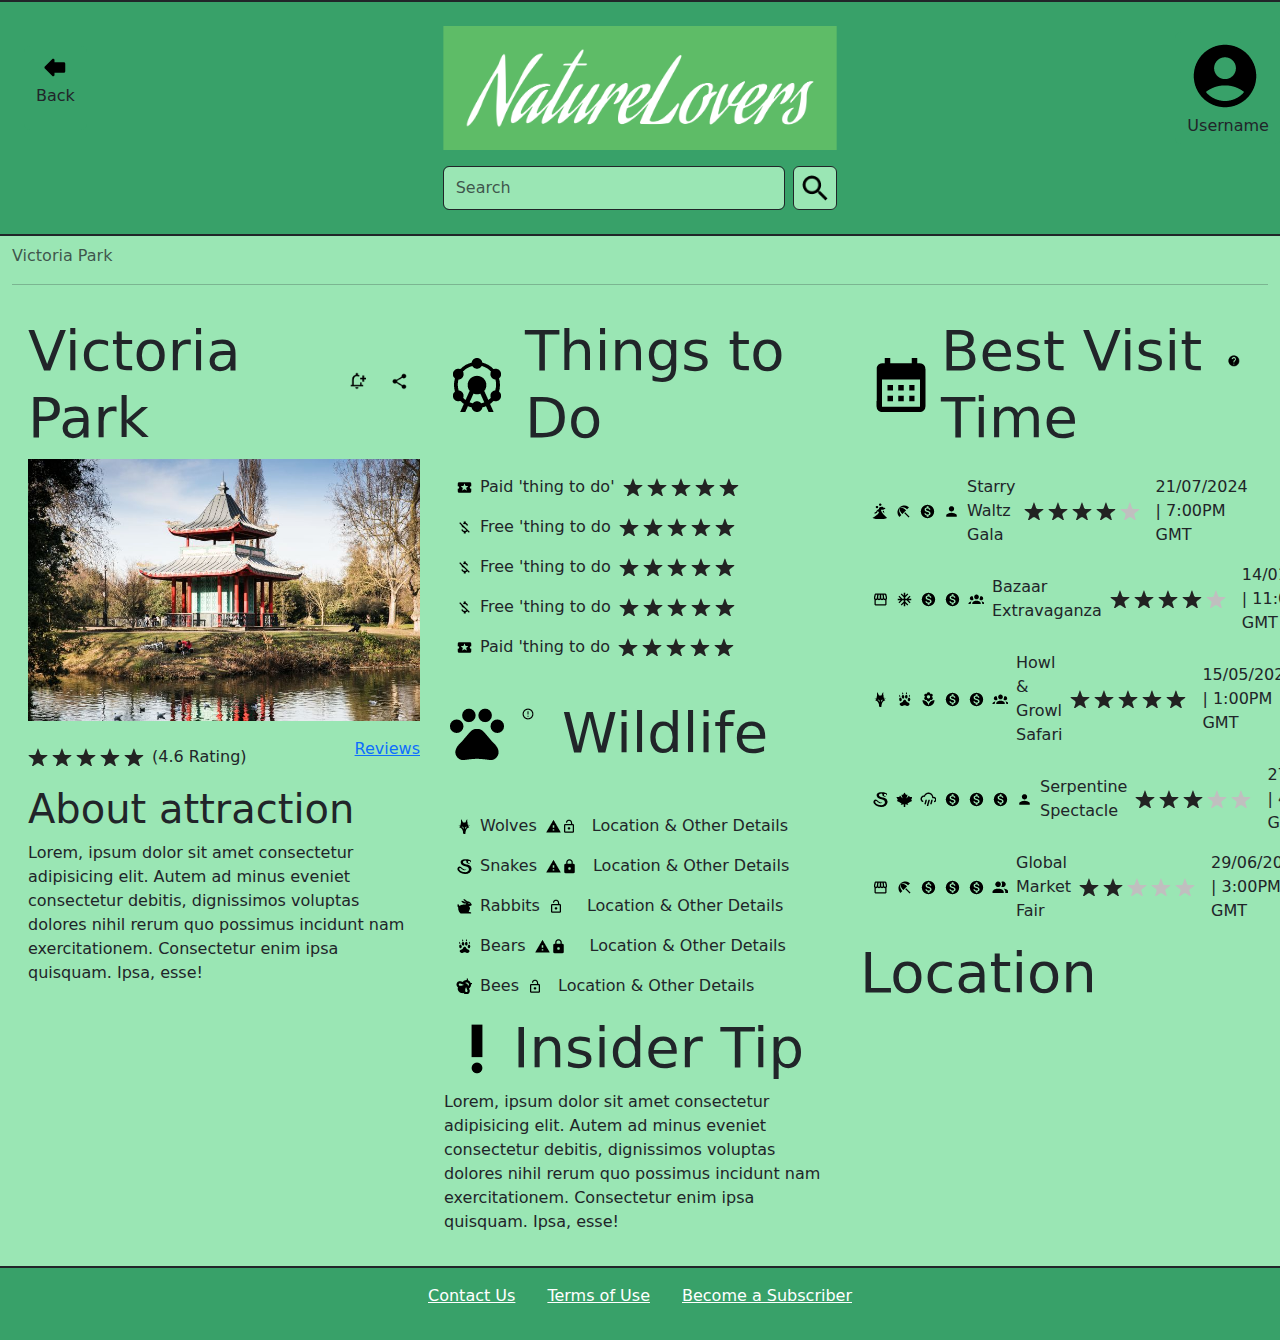
<file: index.html>
<!DOCTYPE html>
<html lang="en">
<head>
    <meta charset="UTF-8">
    <meta name="viewport" content="width=device-width, initial-scale=1.0">
    <link href="https://cdn.jsdelivr.net/npm/bootstrap@5.3.3/dist/css/bootstrap.min.css" rel="stylesheet" integrity="sha384-QWTKZyjpPEjISv5WaRU9OFeRpok6YctnYmDr5pNlyT2bRjXh0JMhjY6hW+ALEwIH" crossorigin="anonymous">
    <link href="css/styles.css" rel="stylesheet">
    <title>NatureLovers - Guide to London</title>
</head>
<body>

<!-- Banner -->
<div id="banner" class="green2 container-fluid p-4 border-left border-top border-bottom border-right border-2 border-dark position-relative">
    <div class="row align-items-center justify-content-between">
        <!-- Back button -->
        <div class="col-lg-1">
            <button id="backBtn" class="btn green2" onclick="showErrorNotification('You\'re back where you started!')">
                <img id="backImg" src="images/back.png" alt="Back" class="img-fluid">
                <p class="">Back</p>
            </button>
        </div>
        <!-- Logo -->
        <div class="col-lg-4">
            <img id="logo" src="images/logo.png" class="img-fluid" alt="Logo">
        </div>
        <!-- Profile button -->
        <div class="col-lg-1 text-end">
            <div class="dropdown">
                <button class="btn green2" type="button" id="userProfileBtn" data-bs-toggle="dropdown" aria-expanded="false">
                    <img id="userProfile" src="images/profile.png" alt="Profile" class="img-fluid me-2">
                    <span class="align-middle">Username</span>
                </button>
                <ul class="dropdown-menu green5" aria-labelledby="userProfileBtn">
                    <li><a class="dropdown-item" href="#" onclick="showSorryNotification();"><img src="images/contrastToggle.png" class="me-2" alt="Contrast Toggle">Contrast Mode</a></li>
                    <li><a class="dropdown-item" href="./pages/userprofile.html"><img src="images/settingsCog.png" class="me-2" alt="Settings">Settings</a></li>
                    <li><a class="dropdown-item" href="#" onclick="showSorryNotification();"><img src="images/Logout.png" class="me-2" alt="Sign Out">Sign Out</a></li>
                    <li><a class="dropdown-item" href="#" onclick="showErrorNotification('You\'re back where you started!')"><img src="images/back.png" class="" alt="Go Back">Go Back</a></li>
                </ul>
            </div>
        </div>
    </div>
    <!-- Search bar and button -->
    <div class="row justify-content-center mt-3">
        <div class="col-lg-4">
            <div class="d-flex">
                <input type="text" class="form-control border-dark green5" style="width: 100%;" placeholder="Search">
                <button class="btn green5 border-dark ms-2 p-1" type="button" onclick="showSorryNotification()">
                    <img id="searchButton" src="images/magnifying glass.png" alt="Search" class="img-fluid">
                </button>
            </div>
        </div>
    </div>
</div>

<!-- Main Body -->
<div id="mainBody" class="green5 container-fluid pt-2 border-left border-right border-bottom border-2 border-dark position-relative d-flex flex-column flex-fill flex-grow-1">
        <!-- Breadcrumb -->
        <nav aria-label="breadcrumb">
            <ol class="breadcrumb green5 mb-0">
                <li class="breadcrumb-item active" aria-current="page">Victoria Park</li>
            </ol>
        </nav>
        <hr>
        <div class="m-3 green5"> <!-- This div is necessary to indent the main body's contents -->
            <div class="row">
                <!-- Section 1 -->
                <div id="section-1" class="col-lg-4">
                    <h2 class="display-4 d-flex align-items-center">
                        Victoria Park
                        <div class="ms-auto mb-2">
                            <div class="d-flex justify-content-end">
                                <button id="notifyBtn" class="btn" onclick="showSorryNotification()">
                                    <img id="notifyImg" src="images/notifybtn.png" alt="Notify Button" class="img-fluid">
                                </button>
                                <button id="shareBtn" class="btn" onclick="showSorryNotification()">
                                    <img id="shareImg" src="images/sharebtn.png" alt="Share Button" class="img-fluid">
                                </button>
                            </div>
                        </div>
                    </h2>
                    <div id="attractionImageContainer" class="row align-items-center">
                        <div class="col-lg-12">
                            <img id="attractionImage" src="images/attraction.jpg" class="img-fluid" alt="Victoria Park Image">
                            <div id="imageNotFound" class="" style="display: none;">Image Not Found</div>
                        </div>
                        <div class="col-lg-12 mt-3">
                            <div class="d-flex align-items-center">
                                <img src="images/5 stars.png" alt="Star Rating" class="me-2 img-fluid">
                                <span class="me-2">(4.6 Rating)</span>
                                <div class="ms-auto">
                                    <p id="reviews" class="text-primary" onclick="showSorryNotification()">Reviews</p>
                                </div>
                            </div>
                        </div>
                    </div>
                    <h2 class="display-6 mt-2">About attraction</h2>
                    <p class="">Lorem, ipsum dolor sit amet consectetur adipisicing elit. Autem ad minus eveniet consectetur debitis, dignissimos voluptas dolores nihil rerum quo possimus incidunt nam exercitationem. Consectetur enim ipsa quisquam. Ipsa, esse!</p>
                </div>
                <!-- Section 2 -->
                <div id="section-2" class="col-lg-4">
                    <h2 class="display-4 d-flex align-items-center">
                        <img id="thingsToDo" class="pe-3" src="images/Things to do in attraction.png" alt="Things to do image" class="img-fluid">
                        Things to Do
                    </h2>

                    <!-- Things to do Section -->

                    <div id="thingsToDoContainer" class="row align-items-center">
                        <div class="col-lg-12 mt-3 px-4">
                            <div class="d-flex align-items-center">
                                <img src="images/paid.png" alt="Paid attraction" class="me-2 img-fluid">
                                <span class="me-2">Paid 'thing to do'</span>
                                <img src="images/5 stars.png" alt="Star Rating" class="me-2 img-fluid">
                            </div>
                        </div>
                    
                        <div class="col-lg-12 mt-3 px-4">
                            <div class="d-flex align-items-center">
                                <img src="images/free.png" alt="Free attraction" class="me-2 img-fluid">
                                <span class="me-2">Free 'thing to do</span>
                                <img src="images/5 stars.png" alt="Star Rating" class="me-2 img-fluid">
                            </div>
                        </div>
                    
                        <div class="col-lg-12 mt-3 px-4">
                            <div class="d-flex align-items-center">
                                <img src="images/free.png" alt="Free attraction" class="me-2 img-fluid">
                                <span class="me-2">Free 'thing to do</span>
                                <img src="images/5 stars.png" alt="Star Rating" class="me-2 img-fluid">
                            </div>
                        </div>
                    
                        <div class="col-lg-12 mt-3 px-4">
                            <div class="d-flex align-items-center">
                                <img src="images/free.png" alt="Free attraction" class="me-2 img-fluid">
                                <span class="me-2">Free 'thing to do</span>
                                <img src="images/5 stars.png" alt="Star Rating" class="me-2 img-fluid">
                            </div>
                        </div>
                    
                        <div class="col-lg-12 mt-3 px-4">
                            <div class="d-flex align-items-center">
                                <img src="images/paid.png" alt="Paid attraction" class="me-2 img-fluid">
                                <span class="me-2">Paid 'thing to do</span>
                                <img src="images/5 stars.png" alt="Star Rating" class="me-2 img-fluid">
                            </div>
                        </div>
                    </div>

                    <!-- Wildlife Section -->
                    
                    <h2 class="display-4 d-flex align-items-center mt-3">
                        <img id="wildlifeIcon" class="" src="images/wildlife.png" alt="Wildlife image">
                        <div id="wildlifeMoreInfo" class="mb-5 px-0 pe-2 me-2">
                            <button id="wildlifeInfoBtn" class="btn" data-bs-toggle="tooltip" data-bs-placement="top" title="Click to learn more" onclick="redirectToLearnMore()">
                                <img src="images/alert.png" alt="Wildlife Icon Info" class="img-fluid">
                            </button>
                        </div>                        
                        Wildlife
                    </h2>
                    <div id="wildlife" class="row align-items-center">
                        <div class="col-lg-12 mt-3 px-4">
                            <div class="d-flex align-items-center">
                                <img src="images/wolf.png" alt="Wolf" class="me-2 img-fluid">
                                <span class="me-2">Wolves</span>
                                <img src="images/danger.png" alt="Dangerous" class="img-fluid">
                                <img src="images/unlocked.png" alt="Free to Roam" class="img-fluid">
                                <span class="px-3">Location & Other Details</span>
                            </div>
                        </div>
                    
                        <div class="col-lg-12 mt-3 px-4">
                            <div class="d-flex align-items-center">
                                <img src="images/snake.png" alt="Snake" class="me-2 img-fluid">
                                <span class="me-2">Snakes</span>
                                <img src="images/danger.png" alt="Dangerous" class="img-fluid">
                                <img src="images/locked.png" alt="Caged" class="img-fluid">
                                <span class="px-3">Location & Other Details</span>
                            </div>
                        </div>
                    
                        <div class="col-lg-12 mt-3 px-4">
                            <div class="d-flex align-items-center">
                                <img src="images/rabbit.png" alt="Rabbit" class="me-2 img-fluid">
                                <span class="me-2">Rabbits</span>
                                <img src="images/unlocked.png" alt="Free to Roam" class="img-fluid">
                                <span class="px-4">Location & Other Details</span>
                            </div>
                        </div>
                    
                        <div class="col-lg-12 mt-3 px-4">
                            <div class="d-flex align-items-center">
                                <img src="images/bear.png" alt="Bear" class="me-2 img-fluid">
                                <span class="me-2">Bears</span>
                                <img src="images/danger.png" alt="Dangerous" class="img-fluid">
                                <img src="images/locked.png" alt="Caged" class="img-fluid">
                                <span class="px-4">Location & Other Details</span>
                            </div>
                        </div>
                    
                        <div class="col-lg-12 mt-3 px-4">
                            <div class="d-flex align-items-center">
                                <img src="images/bee.png" alt="Bee" class="me-2 img-fluid">
                                <span class="me-2">Bees</span>
                                <img src="images/unlocked.png" alt="Free to Roam" class="img-fluid">
                                <span class="px-3">Location & Other Details</span>
                            </div>
                        </div>
                    </div>
                    <!-- Insider Tip Section -->

                    <h2 class="display-4 d-flex align-items-center mt-3">
                        <img id="insiderTip" class="me-1" src="images/insidertip.png" alt="Insider Tip image">
                        Insider Tip
                    </h2>
                    <p class="">Lorem, ipsum dolor sit amet consectetur adipisicing elit. Autem ad minus eveniet consectetur debitis, dignissimos voluptas dolores nihil rerum quo possimus incidunt nam exercitationem. Consectetur enim ipsa quisquam. Ipsa, esse!</p>

                </div>
                <!-- Section 3 -->
                <div id="section-3" class="col-lg-4 d-flex flex-column flex-fill">
                    <h2 class="display-4 d-flex align-items-center">
                        <img id="calendaricon" class="px-2" src="images/calendar.png" alt="Calendar image">
                         Best Visit Time
                         <button id="timesToVisitInfo" class="btn mb-5" data-bs-toggle="tooltip" data-bs-placement="top" title="Click to learn more" onclick="redirectToLearnMore()">
                            <img src="images/questionmark.png" alt="Recommended times to visit info" class="img-fluid">
                        </button>                   </h2>
                    <div id="bestTimeToVisit" class="row align-items-center">
                        <div class="col-lg-12 mt-3 px-4">
                            <div class="d-flex align-items-center">
                                <img src="images/ballroom.png" alt="ballroom" class="me-2 img-fluid">
                                <img src="images/summer.png" alt="summer" class="me-2 img-fluid">
                                <img src="images/money.png" alt="money" class="me-2 img-fluid">
                                <img src="images/low crowd density.png" alt="low crowd density" class="me-2 img-fluid">
                                <span class="me-2">Starry Waltz Gala</span>
                                <img src="images/5 stars.png" alt="Star rating" class="img-fluid">
                                <span class="px-3">21/07/2024 | 7:00PM GMT</span>
                            </div>
                        </div>
                    
                        <div class="col-lg-12 mt-3 px-4">
                            <div class="d-flex align-items-center">
                                <img src="images/market.png" alt="market" class="me-2 img-fluid">
                                <img src="images/winter.png" alt="winter" class="me-2 img-fluid">
                                <img src="images/money.png" alt="money" class="me-2 img-fluid">
                                <img src="images/money.png" alt="money" class="me-2 img-fluid">
                                <img src="images/high crowd density.png" alt="high crowd density" class="me-2 img-fluid">
                                <span class="me-2">Bazaar Extravaganza</span>
                                <img src="images/5 stars.png" alt="Star rating" class="img-fluid">
                                <span class="px-3">14/01/2025 | 11:00 AM GMT</span>
                            </div>
                        </div>
                    
                        <div class="col-lg-12 mt-3 px-4">
                            <div class="d-flex align-items-center">
                                <img src="images/wolf.png" alt="wolf" class="me-2 img-fluid">
                                <img src="images/bear.png" alt="bear" class="me-2 img-fluid">
                                <img src="images/spring.png" alt="spring" class="me-2 img-fluid">
                                <img src="images/money.png" alt="money" class="me-2 img-fluid">
                                <img src="images/money.png" alt="money" class="me-2 img-fluid">
                                <img src="images/high crowd density.png" alt="high crowd density" class="me-2 img-fluid">
                                <span class="me-2">Howl & Growl Safari</span>
                                <img src="images/5 stars.png" alt="Star rating" class="img-fluid">
                                <span class="px-3">15/05/2024 | 1:00PM GMT</span>
                            </div>
                        </div>
                    
                        <div class="col-lg-12 mt-3 px-4">
                            <div class="d-flex align-items-center">
                                <img src="images/snake.png" alt="snake" class="me-2 img-fluid">
                                <img src="images/autumn.png" alt="autumn" class="me-2 img-fluid">
                                <img src="images/rain.png" alt="rain" class="me-2 img-fluid">
                                <img src="images/money.png" alt="money" class="me-2 img-fluid">
                                <img src="images/money.png" alt="money" class="me-2 img-fluid">
                                <img src="images/money.png" alt="money" class="me-2 img-fluid">
                                <img src="images/low crowd density.png" alt="low crowd density" class="me-2 img-fluid">
                                <span class="me-2">Serpentine Spectacle</span>
                                <img src="images/5 stars.png" alt="Star rating" class="img-fluid">
                                <span class="px-3">27/10/2024 | 4:30PM GMT</span>
                            </div>
                        </div>
                    
                        <div class="col-lg-12 mt-3 px-4">
                            <div class="d-flex align-items-center">
                                <img src="images/market.png" alt="market" class="me-2 img-fluid">
                                <img src="images/summer.png" alt="summer" class="me-2 img-fluid">
                                <img src="images/money.png" alt="money" class="me-2 img-fluid">
                                <img src="images/money.png" alt="money" class="me-2 img-fluid">
                                <img src="images/money.png" alt="money" class="me-2 img-fluid">
                                <img src="images/mediun crowd density.png" alt="medium crowd density" class="me-2 img-fluid">
                                <span class="me-2">Global Market Fair</span>
                                <img src="images/5 stars.png" alt="Star rating" class="img-fluid">
                                <span class="px-3">29/06/2024 | 3:00PM GMT</span>
                            </div>
                        </div>
                    </div>
                    <h2 class="display-4 d-flex align-items-center mt-2 ms-2">
                        <!-- Location Heading -->
                        <h2 class="display-4 d-flex align-items-center">
                            Location
                        </h2>
                        <!-- Google Maps Embed -->
                        <div class="embed-responsive embed-responsive-16by9 mt-2 col-lg-12 d-flex flex-column flex-fill">
                            <iframe src="https://www.google.com/maps/embed?pb=!1m18!1m12!1m3!1d2092.3925850045803!2d-0.040212580475640435!3d51.536872209753504!2m3!1f0!2f0!3f0!3m2!1i1024!2i768!4f13.1!3m3!1m2!1s0x48761d18d943431d%3A0xe0bcb0765fbb76a!2sVictoria%20Park!5e1!3m2!1sen!2suk!4v1715467923755!5m2!1sen!2suk" class="embed-responsive-item w-100 d-flex flex-column flex-fill" allowfullscreen="" loading="lazy" referrerpolicy="no-referrer-when-downgrade"></iframe>
                        </div>
                    </h2>
                </div>
            </div>
        </div>
    </div>
    <footer class="green2 text-white text-center py-3">
        <div class="d-flex justify-content-center">
            <p class="footer-link mx-3" onclick="showSorryNotification()">Contact Us</p>
            <p class="footer-link mx-3" onclick="showSorryNotification()">Terms of Use</p>
            <p class="footer-link mx-3" onclick="showSorryNotification()">Become a Subscriber</p>
        </div>
    </footer>
</div>


<script>
    // Handle image load failing
    document.getElementById("searchButton").onerror = function() {
        this.style.visibility = "hidden"; // Hide the image if it fails to load
        this.parentNode.innerText = "Search"; // Show text describing function if the image fails to load
    };
    document.getElementById("logo").onerror = function() {
        this.style.visibility = "hidden";
        this.parentNode.innerText = "NatureLovers";
    };
    document.getElementById("backBtn").onerror = function() {
        this.style.visibility = "hidden"; 
        this.parentNode.innerText = "Back";
    };
    document.getElementById("userProfile").onerror = function() {
        this.style.visibility = "hidden";
        this.parentNode.innerText = "Username";
    };
    document.getElementById("notifyBtn").onerror = function() {
        this.style.visibility = "hidden";
        this.parentNode.innerText = "Notify";
    };
    document.getElementById("shareBtn").onerror = function() {
        this.style.visibility = "hidden";
        this.parentNode.innerText = "Share";
    };
    document.getElementById("attractionImage").onerror = function() {
        this.style.display = "none";
        document.getElementById("imageNotFound").style.display = "block";
    };
    document.getElementById("timesToVisitInfo").onerror = function() {
        this.style.visibility = "hidden";
    };
    document.getElementById("wildlifeIcon").onerror = function() {
        this.style.visibility = "hidden";
    };
    document.getElementById("wildlifeMoreInfo").onerror = function() {
        this.style.visibility = "hidden";
    };
    document.getElementById("insiderTip").onerror = function() {
        this.style.visibility = "hidden";
    };

    function redirectToLearnMore() {
    window.location.href = './pages/learnmore.html';
    }

    function updateStarRatings() {
        const starRatingImages = document.querySelectorAll('#section-3 img[src="images/5 stars.png"]');
        starRatingImages.forEach((img, index) => {
            const event = eventsInAttraction[index];
            let starRating = Math.round(event.points / 2); // Round to nearest integer
            // Ensure star rating falls within the range of 0 to 5
            starRating = Math.max(0, Math.min(5, starRating));
            img.src = `images/${starRating} stars.png`;
            img.alt = `${starRating} Star Rating`;
        });
    }

    // Load in user preferences if they are there. Otherwise, use defaults.
    const userPreferences = JSON.parse(localStorage.getItem('userPreferences')) || {
        budgetPreference: "medium",
        crowdDensityPreference: "medium",
        seasonalPreferences: [],
        wildlifePreferences: []
    };

    // Log whether user preferences are loaded
    console.log("User preferences loaded:", !!localStorage.getItem('userPreferences'));

    console.log("User budget preference:", userPreferences.budgetPreference);
    console.log("User crowd density preference:", userPreferences.crowdDensityPreference);
    console.log("User seasonal preferences:", userPreferences.seasonalPreferences);
    console.log("User wildlife preferences:", userPreferences.wildlifePreferences);

    // Default points values for each event
    const defaultEventsInAttraction = [
        {
            name: "Starry Waltz Gala",
            points: 8,
            budget: "Low Budget",
            crowdDensity: "Low Crowd Density",
            season: ["Summer"],
            wildlife: [],
            weather: []
        },
        {
            name: "Bazaar Extravaganza",
            points: 7,
            budget: "Medium Budget",
            crowdDensity: "High Crowd Density",
            season: ["Winter"],
            wildlife: [],
            weather: []
        },
        {
            name: "Howl & Growl Safari",
            points: 9,
            budget: "Medium Budget",
            crowdDensity: "High Crowd Density",
            season: ["Spring"],
            wildlife: ["Wolves","Bears"],
            weather: []
        },
        {
            name: "Serpentine Spectacle",
            points: 6,
            budget: "High Budget",
            crowdDensity: "Low Crowd Density",
            season: ["Autumn"],
            wildlife: ["Snakes"],
            weather: ["Raining"]
        },
        {
            name: "Global Market Fair",
            points: 4,
            budget: "High Budget",
            crowdDensity: "High Crowd Density",
            season: ["Summer"],
            wildlife: [],
            weather: []
        }
    ];

    // Clone the default events array to ensure immutability
    const eventsInAttraction = defaultEventsInAttraction.map(event => ({ ...event }));

    // Function to calculate points for each event based on user preferences
    function calculatePointsBasedOnPreferences(event) {
        let points = event.points; // Start with the default points value

        // Check if event matches any of the user's seasonal preferences
        if (userPreferences.seasonalPreferences.some(pref => event.season.includes(pref))) {
            points += 1; // Add one point if event matches any seasonal preference
        }

        // Check if event matches user's wildlife preferences
        userPreferences.wildlifePreferences.forEach(pref => {
            if (event.wildlife.includes(pref)) {
                points += 1; // Add one point for each matching wildlife preference
            }
        });

        // Adjust points based on crowd density preference
        if (userPreferences.crowdDensityPreference === "Low Crowd Density") {
            if (event.crowdDensity === "Medium Crowd Density") {
                points -= 1; // Subtract 1 point if event crowd density is one higher than preference
            } else if (event.crowdDensity === "High Crowd Density") {
                points -= 2; // Subtract 2 points if event crowd density is two higher than preference
            }
        } else if (userPreferences.crowdDensityPreference === "Medium Crowd Density") {
            if (event.crowdDensity === "High Crowd Density") {
                points -= 1; // Subtract 1 point if event crowd density is one higher than preference
            } else if (event.crowdDensity === "Low Crowd Density") {
                points -= 2; // Subtract 2 points if event crowd density is two higher than preference
            }
        } else if (userPreferences.crowdDensityPreference === "High Crowd Density") {
            if (event.crowdDensity === "Medium Crowd Density") {
                points -= 1; // Subtract 1 point if event crowd density is one higher than preference
            } else if (event.crowdDensity === "Low Crowd Density") {
                points -= 2; // Subtract 2 points if event crowd density is two higher than preference
            }
        }

        // Adjust points based on budget preference
        if (userPreferences.budgetPreference === "Low Budget") {
            if (event.budget === "Medium Budget") {
                points -= 1; // Subtract 1 point if event budget is one higher than preference
            } else if (event.budget === "High Budget") {
                points -= 2; // Subtract 2 points if event budget is two higher than preference
            }
        } else if (userPreferences.budgetPreference === "Medium Budget") {
            if (event.budget === "Low Budget") {
                points += 1; // Add 1 point if event budget is one lower than preference
            } else if (event.budget === "High Budget") {
                points -= 1; // Subtract 1 point if event budget is one higher than preference
            }
        } else if (userPreferences.budgetPreference === "High Budget") {
            if (event.budget === "Medium Budget") {
                points += 1; // Add 1 point if event budget is one lower than preference
            } else if (event.budget === "Low Budget") {
                points += 2; // Add 2 points if event budget is two lower than preference
            }
        }

        return points;
    }

    // Update the eventsInAttraction array with the calculated points for each event
    eventsInAttraction.forEach(event => {
        event.points = calculatePointsBasedOnPreferences(event);
    });

    // Log the points for each event after they have been updated
    eventsInAttraction.forEach(event => {
        console.log(`Points for ${event.name}: ${event.points}`);
    });

    updateStarRatings();

    let activeNotification = null;

    function showSorryNotification() {
        if (activeNotification) {
            // If there's an active notification, remove it
            document.body.removeChild(activeNotification);
        }
        
        const notification = document.createElement('div');
        notification.classList.add('notification');
        notification.innerText = "Sorry! This feature hasn't been implemented yet.";
        document.body.appendChild(notification);
        activeNotification = notification;

        setTimeout(() => {
            notification.style.opacity = '0';
            setTimeout(() => {
                document.body.removeChild(notification);
                activeNotification = null; // Reset active notification after removal
            }, 1000);
        }, 3000);
    }

    function showErrorNotification(text) {
        if (activeNotification) {
            // If there's an active notification, remove it
            document.body.removeChild(activeNotification);
        }
        
        const notification = document.createElement('div');
        notification.classList.add('notification', 'error');
        notification.innerText = text;
        document.body.appendChild(notification);
        activeNotification = notification;

        setTimeout(() => {
            notification.style.opacity = '0';
            setTimeout(() => {
                document.body.removeChild(notification);
                activeNotification = null; // Reset active notification after removal
            }, 1000);
        }, 3000);
    }
</script>
<script src="https://cdn.jsdelivr.net/npm/bootstrap@5.3.3/dist/js/bootstrap.bundle.min.js" integrity="sha384-YvpcrYf0tY3lHB60NNkmXc5s9fDVZLESaAA55NDzOxhy9GkcIdslK1eN7N6jIeHz" crossorigin="anonymous"></script>

</body>
</html>
</file>
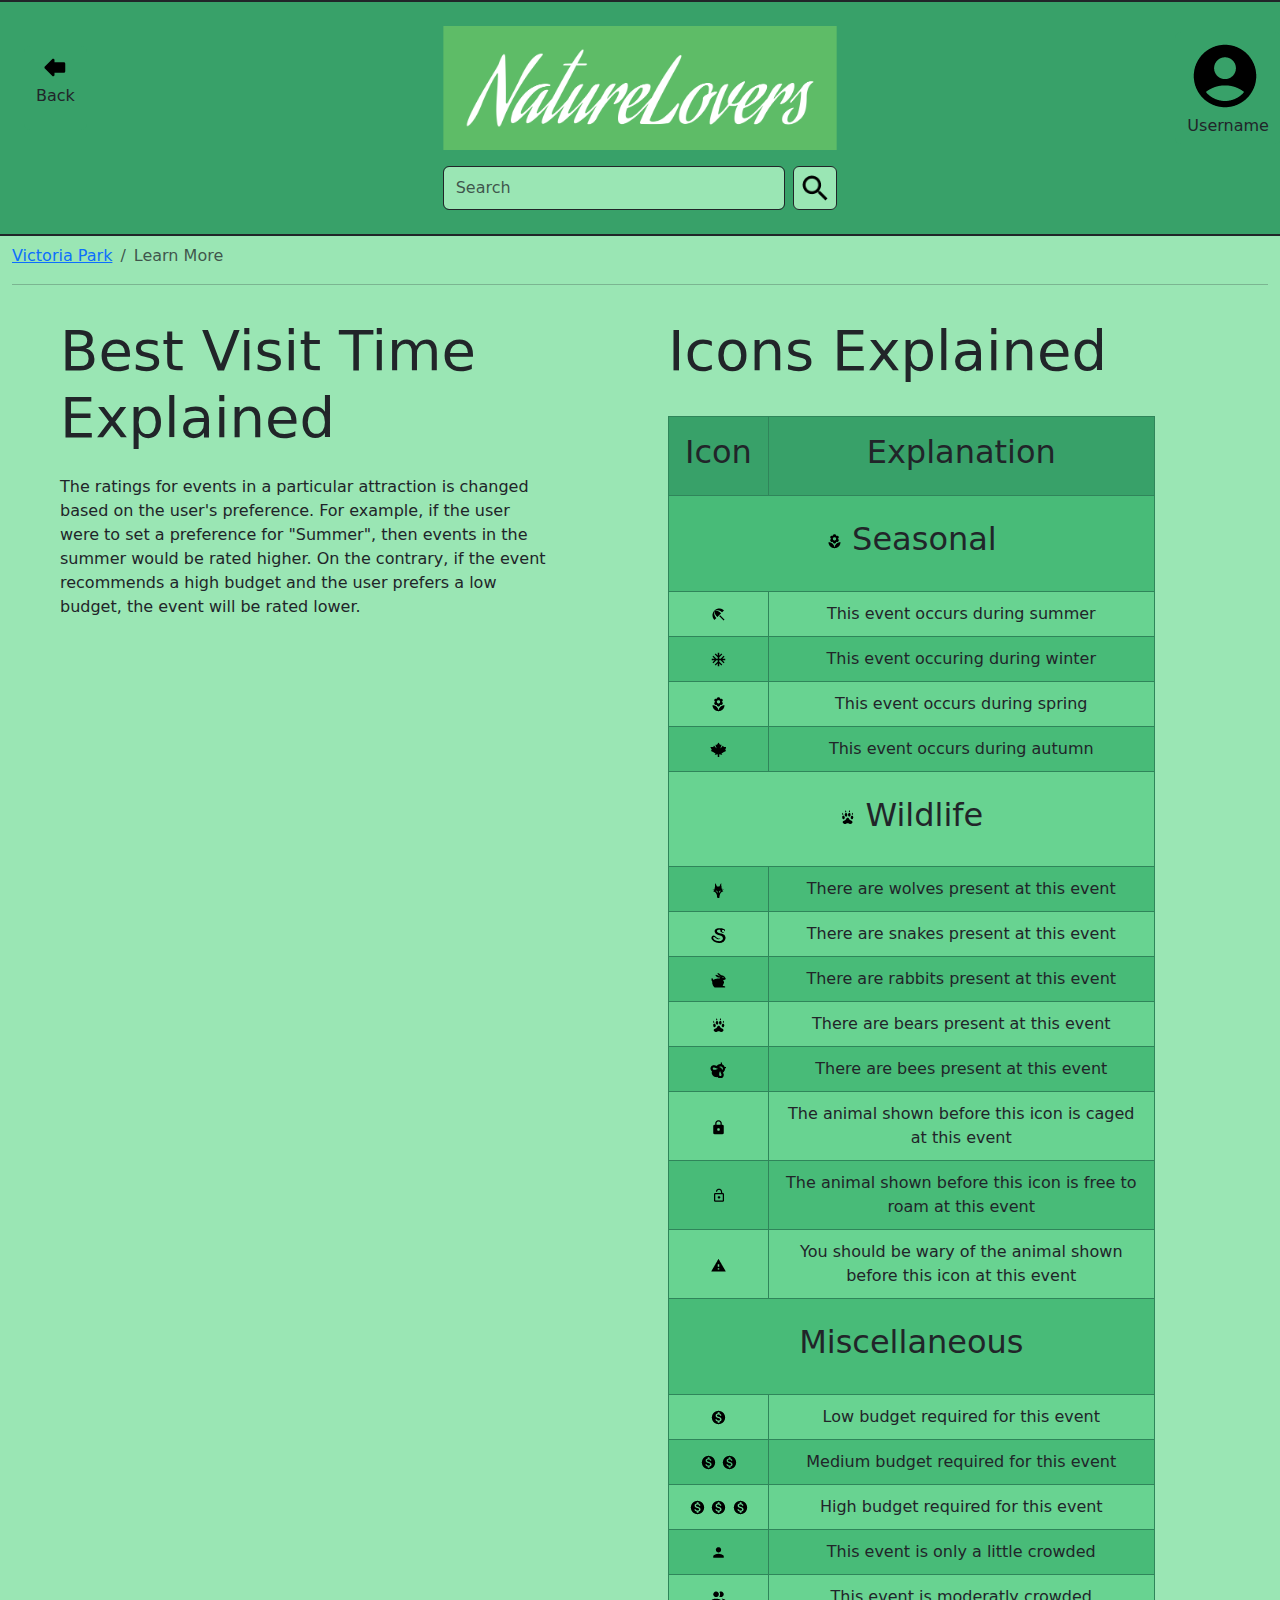
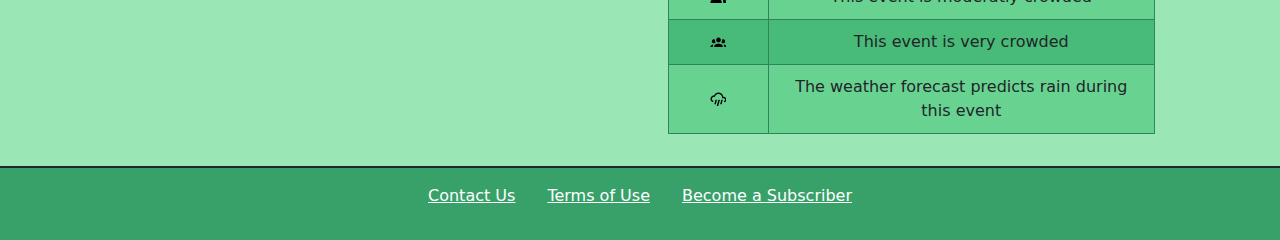
<file: pages/learnmore.html>
<!DOCTYPE html>
<html lang="en">
<head>
    <meta charset="UTF-8">
    <meta name="viewport" content="width=device-width, initial-scale=1.0">
    <link href="https://cdn.jsdelivr.net/npm/bootstrap@5.3.3/dist/css/bootstrap.min.css" rel="stylesheet" integrity="sha384-QWTKZyjpPEjISv5WaRU9OFeRpok6YctnYmDr5pNlyT2bRjXh0JMhjY6hW+ALEwIH" crossorigin="anonymous">
    <link href="../css/styles.css" rel="stylesheet">
    <title>NatureLovers - Guide to London</title>
</head>
    <body class="">
    <!-- Banner -->
    <div id="banner" class="green2 container-fluid p-4 border-left border-top border-bottom border-right border-2 border-dark position-relative">
        <div class="row align-items-center justify-content-between">
            <!-- Back button -->
            <div class="col-lg-1">
                <button id="backBtn" class="btn green2" onclick="history.back()">
                    <img id="backBtnImg" src="../images/back.png" alt="Back" class="img-fluid">
                    <p class="">Back</p>
                </button>
            </div>
            <!-- Logo -->
            <div class="col-lg-4">
                <img id="logo" src="../images/logo.png" class="img-fluid" alt="Logo">
            </div>
            <!-- Profile button -->
            <div class="col-lg-1 text-end">
                <div class="dropdown">
                    <button id="userProfileBtn" class="btn green2" type="button" data-bs-toggle="dropdown" aria-expanded="false">
                        <img id="userProfileImg" src="../images/profile.png" alt="Profile" class="img-fluid me-2">
                        <span class="align-middle">Username</span>
                    </button>
                    <ul class="dropdown-menu green5" aria-labelledby="userProfileBtn">
                        <li><a class="dropdown-item" href="#" onclick="showSorryNotification();"><img src="../images/contrastToggle.png" class="me-2" alt="Contrast Toggle">Contrast Mode</a></li>
                        <li><a class="dropdown-item" href="../pages/userprofile.html"><img src="../images/settingsCog.png" class="me-2" alt="Settings">Settings</a></li>
                        <li><a class="dropdown-item" href="#" onclick="showSorryNotification();"><img src="../images/Logout.png" class="me-2" alt="Sign Out">Sign Out</a></li>
                        <li><a class="dropdown-item" href="#" onclick="history.back()"><img src="../images/back.png" class="me-2" alt="Go Back">Go Back</a></li>
                    </ul>
                </div>
            </div>
        </div>
        <!-- Search bar and button -->
        <div class="row justify-content-center mt-3">
            <div class="col-lg-4">
                <div class="d-flex">
                    <input id="searchInput" type="text" class="form-control border-dark green5" style="width: 100%;" placeholder="Search">
                    <button class="btn green5 border-dark ms-2 p-1" type="button" onclick="showSorryNotification()">
                        <img id="searchButtonImg" src="../images/magnifying glass.png" alt="Search" class="img-fluid">
                    </button>
                </div>
            </div>
        </div>
    </div>

    <!-- Main Body -->
    <div id="mainBody" class="green5 container-fluid pt-2 border-left border-right border-bottom border-2 border-dark position-relative d-flex flex-column flex-grow-1">
        <!-- Breadcrumb -->
        <nav aria-label="breadcrumb">
            <ol class="breadcrumb green5 mb-0">
                <li class="breadcrumb-item"><a href="../index.html">Victoria Park</a></li>
                <li class="breadcrumb-item active" aria-current="page">Learn More</li>
            </ol>
        </nav>
        <hr>
        <div class="m-3 ms-5 green5 d-flex flex-column flex-grow-1"> <!-- This div is necessary to indent the main body's contents -->
            <div class="row">
                <!-- Section 1 -->
                <div id="section-1" class="col-lg-6 d-flex flex-column flex-fill">
                    <h2 class="display-4 d-flex align-items-center mb-4">
                        Best Visit Time Explained
                    </h2>
                    <p class="col-lg-10">
                        The ratings for events in a particular attraction is changed based on the user's preference.
                        For example, if the user were to set a preference for "Summer", then events in the summer would be rated higher. 
                        On the contrary, if the event recommends a high budget and the user prefers a low budget, the event will be rated lower.
                    </p>
                </div>
                <!-- Section 2 -->
                <div id="section-2" class="col-lg-6">
                    <h2 class="display-4 d-flex align-items-center">
                        Icons Explained
                    </h2>
                    <!-- Icons Explained Table -->
                    <div class="table-responsive col-lg-10">
                        <table id="iconTable" class="table-responsive table-bordered mt-4 w-100 bgreen1 mb-3">
                            <thead class="">
                                <tr>
                                    <th scope="col" id="icon-column" class="w-20 text-center green2 p-3"><h2>Icon</h2></th>
                                    <th scope="col" class="text-center green2"><h2>Explanation</h2></th>
                                </tr>
                            </thead>
                            <tbody>
                                    <td colspan="2" class="p-4">
                                        <h2>
                                            <img src="../images/spring.png" alt="Seasonal Image" class="img-fluid">
                                            Seasonal
                                        </h2>
                                    </td>
                                <tr>
                                    <td>
                                        <img src="../images/summer.png" alt="Summer">
                                    </td>
                                    <td>This event occurs during summer</td>
                                </tr>
                                <tr>
                                    <td>
                                        <img src="../images/winter.png" alt="Winter">
                                    </td>
                                    <td>This event occuring during winter</td>
                                </tr>
                                <tr>
                                    <td>
                                        <img src="../images/spring.png" alt="Spring">
                                    </td>
                                    <td>This event occurs during spring</td>
                                </tr>   
                                <tr>
                                    <td>
                                        <img src="../images/autumn.png" alt="Autumn">
                                    </td>
                                    <td>This event occurs during autumn</td>
                                </tr>
                                <tr>
                                    <td colspan="2" class="p-4">
                                        <h2>
                                        <img src="../images/bear.png" alt="Wildlife Image" class="img-fluid">
                                        Wildlife</h2>
                                    </td>
                                </tr>
                                <tr>
                                    <td>
                                        <img src="../images/wolf.png" alt="Wolves">
                                    </td>
                                    <td>There are wolves present at this event</td>
                                </tr>
                                <tr>
                                    <td>
                                        <img src="../images/snake.png" alt="Snakes">
                                    </td>
                                    <td>There are snakes present at this event</td>
                                </tr>
                                <tr>
                                    <td>
                                        <img src="../images/rabbit.png" alt="Rabbits">
                                    </td>
                                    <td>There are rabbits present at this event</td>
                                </tr>
                                <tr>
                                    <td>
                                        <img src="../images/bear.png" alt="Bears">
                                    </td>
                                    <td>There are bears present at this event</td>
                                </tr>
                                <tr>
                                    <td>
                                        <img src="../images/bee.png" alt="Bees">
                                    </td>
                                    <td>There are bees present at this event</td>
                                </tr>
                                <tr>
                                    <td>
                                        <img src="../images/locked.png" alt="Caged">
                                    </td>
                                    <td>The animal shown before this icon is caged at this event</td>
                                </tr>
                                <tr>
                                    <td>
                                        <img src="../images/unlocked.png" alt="Free to Roam">
                                    </td>
                                    <td>The animal shown before this icon is free to roam at this event</td>
                                </tr>
                                <tr>
                                    <td>
                                        <img src="../images/danger.png" alt="Danger">
                                    </td>
                                    <td>You should be wary of the animal shown before this icon at this event</td>
                                </tr>
                                <td colspan="2" class="p-4">
                                    <h2>
                                        Miscellaneous
                                    </h2>
                                </td>
                                <tr>
                                    <td>
                                        <img src="../images/money.png" alt="Low Budget">
                                    </td>
                                    <td>Low budget required for this event</td>
                                </tr>
                                <tr>
                                    <td>
                                        <img src="../images/money.png" alt="Medium Budget">
                                        <img src="../images/money.png" alt="Medium Budget">
                                    </td>
                                    <td>Medium budget required for this event</td>
                                </tr>
                                <tr>
                                    <td>
                                        <img src="../images/money.png" alt="High Budget">
                                        <img src="../images/money.png" alt="High Budget">
                                        <img src="../images/money.png" alt="High Budget">
                                    </td>
                                    <td>High budget required for this event</td>
                                </tr>
                                <tr>
                                    <td>
                                        <img src="../images/low crowd density.png" alt="Low Crowd Density">
                                    </td>
                                    <td>This event is only a little crowded</td>
                                </tr>
                                <tr>
                                    <td>
                                        <img src="../images/mediun crowd density.png" alt="Medium Crowd Density">
                                    </td>
                                    <td>This event is moderatly crowded</td>
                                </tr>
                                <tr>
                                    <td>
                                        <img src="../images/high crowd density.png" alt="High Crowd Density">
                                    </td>
                                    <td>This event is very crowded</td>
                                </tr>
                                <tr>
                                    <td>
                                        <img src="../images/rain.png" alt="Raining">
                                    </td>
                                    <td>The weather forecast predicts rain during this event</td>
                                </tr>
                            </tbody>
                        </table>
                    </div>
                </div>
            </div>
        </div>
    </div>
    </body>
    <!-- Footer -->
    <footer class="green2 text-white text-center py-3">
        <div class="d-flex justify-content-center">
            <p class="footer-link mx-3" onclick="showSorryNotification()">Contact Us</p>
            <p class="footer-link mx-3" onclick="showSorryNotification()">Terms of Use</p>
            <p class="footer-link mx-3" onclick="showSorryNotification()">Become a Subscriber</p>
        </div>
    </footer>

<script src="https://cdn.jsdelivr.net/npm/bootstrap@5.3.3/dist/js/bootstrap.bundle.min.js" integrity="sha384-YvpcrYf0tY3lHB60NNkmXc5s9fDVZLESaAA55NDzOxhy9GkcIdslK1eN7N6jIeHz" crossorigin="anonymous"></script>
<script>
    let activeNotification = null;

    // When a feature is not implemented, use this to display a notification to inform the user

    function showSorryNotification() {
        if (activeNotification) {
            // If there's an active notification, remove it
            document.body.removeChild(activeNotification);
        }
        
        const notification = document.createElement('div');
        notification.classList.add('notification');
        notification.innerText = "Sorry! This feature hasn't been implemented yet.";
        document.body.appendChild(notification);
        activeNotification = notification;

        setTimeout(() => {
            notification.style.opacity = '0';
            setTimeout(() => {
                document.body.removeChild(notification);
                activeNotification = null;
            }, 1000);
        }, 3000);
    }

        // When an error occurs, use this to display a notification to inform the user

        function showErrorNotification(text) {
        if (activeNotification) {
            // If there's an active notification, remove it
            document.body.removeChild(activeNotification);
        }
        
        const notification = document.createElement('div');
        notification.classList.add('notification', 'error');
        notification.innerText = text;
        document.body.appendChild(notification);
        activeNotification = notification;

        setTimeout(() => {
            notification.style.opacity = '0';
            setTimeout(() => {
                document.body.removeChild(notification);
                activeNotification = null;
            }, 1000);
        }, 3000);
    }
</script>
</file>
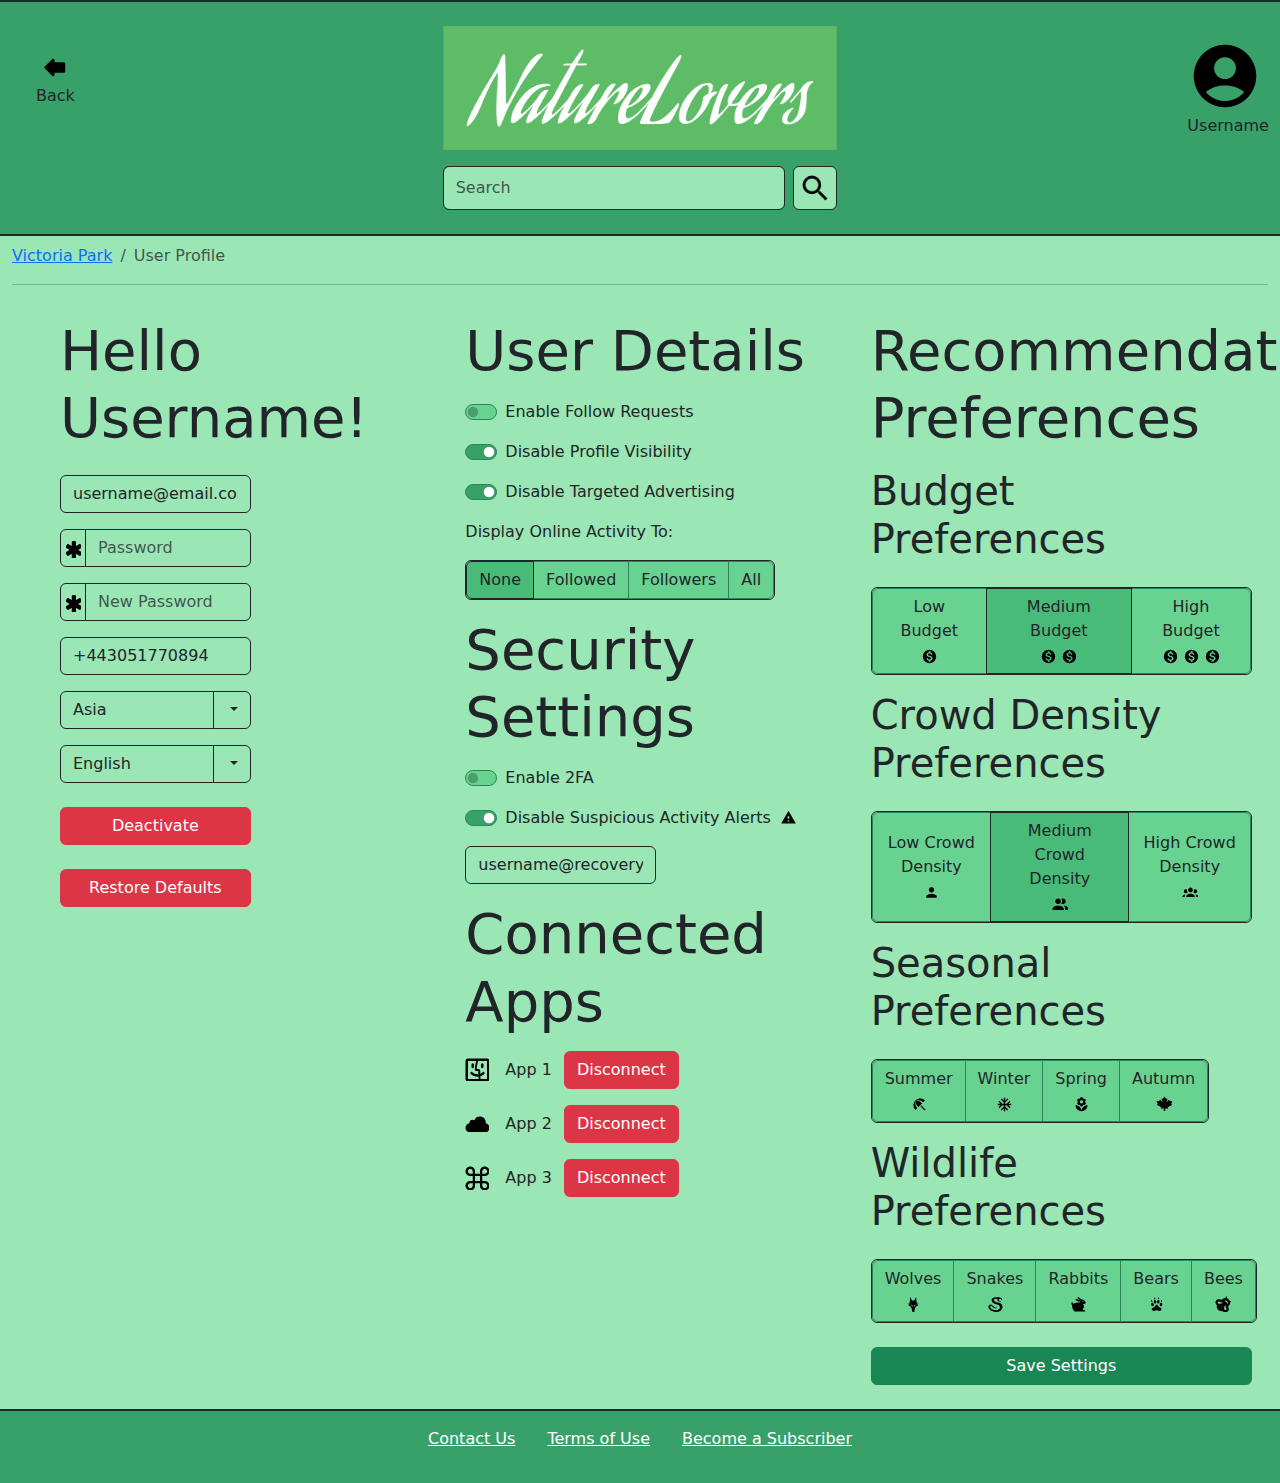
<file: pages/userprofile.html>
<!DOCTYPE html>
<html lang="en">
<head>
    <meta charset="UTF-8">
    <meta name="viewport" content="width=device-width, initial-scale=1.0">
    <link href="https://cdn.jsdelivr.net/npm/bootstrap@5.3.3/dist/css/bootstrap.min.css" rel="stylesheet" integrity="sha384-QWTKZyjpPEjISv5WaRU9OFeRpok6YctnYmDr5pNlyT2bRjXh0JMhjY6hW+ALEwIH" crossorigin="anonymous">
    <link href="../css/styles.css" rel="stylesheet">
    <title>NatureLovers - Guide to London</title>
</head>
<body class="">

<!-- Banner -->
<div id="banner" class="green2 container-fluid p-4 border-left border-top border-bottom border-right border-2 border-dark position-relative">
    <div class="row align-items-center justify-content-between">
        <!-- Back button -->
        <div class="col-lg-1">
            <button id="backBtn" class="btn green2" onclick="history.back()">
                <img id="backBtnImg" src="../images/back.png" alt="Back" class="img-fluid">
                <p class="">Back</p>
            </button>
        </div>
        <!-- Logo -->
        <div class="col-lg-4">
            <img id="logo" src="../images/logo.png" class="img-fluid" alt="Logo">
        </div>
        <!-- Profile button -->
        <div class="col-lg-1 text-end">
            <div class="dropdown">
                <button id="userProfileBtn" class="btn green2" type="button" data-bs-toggle="dropdown" aria-expanded="false">
                    <img id="userProfileImg" src="../images/profile.png" alt="Profile" class="img-fluid me-2">
                    <span class="align-middle">Username</span>
                </button>
                <ul class="dropdown-menu green5" aria-labelledby="userProfileBtn">
                    <li><a class="dropdown-item" href="#" onclick="showSorryNotification();"><img src="../images/contrastToggle.png" class="me-2" alt="Contrast Toggle">Contrast Mode</a></li>
                    <li><a class="dropdown-item" href="#" onclick="showErrorNotification('You\'re already in settings!')"><img src="../images/settingsCog.png" class="me-2" alt="Settings">Settings</a></li>
                    <li><a class="dropdown-item" href="#" onclick="showSorryNotification();"><img src="../images/Logout.png" class="me-2" alt="Sign Out">Sign Out</a></li>
                    <li><a class="dropdown-item" href="#" onclick="history.back()"><img src="../images/back.png" class="me-2" alt="Go Back">Go Back</a></li>
                </ul>
            </div>
        </div>
    </div>
    <!-- Search bar and button -->
    <div class="row justify-content-center mt-3">
        <div class="col-lg-4">
            <div class="d-flex">
                <input id="searchInput" type="text" class="form-control border-dark green5" style="width: 100%;" placeholder="Search">
                <button class="btn green5 border-dark ms-2 p-1" type="button" onclick="showSorryNotification()">
                    <img id="searchButtonImg" src="../images/magnifying glass.png" alt="Search" class="img-fluid">
                </button>
            </div>
        </div>
    </div>
</div>

<!-- Main Body -->
<div id="mainBody" class="green5 container-fluid pt-2 border-left border-right border-bottom border-2 border-dark position-relative d-flex flex-column flex-grow-1">
    <!-- Breadcrumb -->
    <nav aria-label="breadcrumb">
        <ol class="breadcrumb green5 mb-0">
            <li class="breadcrumb-item"><a href="../index.html">Victoria Park</a></li>
            <li class="breadcrumb-item active" aria-current="page">User Profile</li>
        </ol>
    </nav>
    <hr>
    <div class="m-3 ms-5 green5 d-flex flex-column flex-grow-1"> <!-- This div is necessary to indent the main body's contents -->
        <div class="row">
            <!-- Section 1 -->
            <div id="section-1" class="col-lg-4 d-flex flex-column flex-fill">
                <h2 class="display-4 d-flex align-items-center">
                    Hello Username!
                </h2>
                <input id="emailInput" type="text" class="form-control border-dark green5 mt-3 w-50" placeholder="Email" value="username@email.com">
                <div class="input-group mt-3 w-50">
                    <button class="btn green5 border-dark p-1" type="button">
                        <img src="../images/asterisk.png" alt="Password Icon" class="img-fluid">
                    </button>
                    <input id="password" type="password" class="form-control border-dark green5" placeholder="Password">
                </div>                                       
                <div class="input-group mt-3 w-50">
                    <button class="btn green5 border-dark p-1" type="button">
                        <img src="../images/asterisk.png" alt="Password Icon" class="img-fluid">
                    </button>
                    <input id="newPassword" type="password" class="form-control border-dark green5" placeholder="New Password">
                </div>
                <input id="phoneNumberInput" type="text" class="form-control border-dark green5 mt-3 w-50" placeholder="Phone Number" value="+443051770894">
                <div class="input-group mt-3 w-50">
                    <input type="text" class="form-control border-dark green5" id="selectedRegion" placeholder="Select Region" value="Asia" readonly>
                    <button class="btn green5 border-dark dropdown-toggle" type="button" data-bs-toggle="dropdown" aria-expanded="false">
                    </button>
                    <ul class="dropdown-menu">
                        <li><a class="dropdown-item" href="#" onclick="selectOption('Asia', 'selectedRegion')">Asia</a></li>
                        <li><a class="dropdown-item" href="#" onclick="selectOption('Africa', 'selectedRegion')">Africa</a></li>
                        <li><a class="dropdown-item" href="#" onclick="selectOption('Europe', 'selectedRegion')">Europe</a></li>
                        <li><a class="dropdown-item" href="#" onclick="selectOption('North America', 'selectedRegion')">North America</a></li>
                        <li><a class="dropdown-item" href="#" onclick="selectOption('South America', 'selectedRegion')">South America</a></li>
                    </ul>
                </div>
                <div class="input-group mt-3 w-50">
                    <input type="text" class="form-control border-dark green5" id="selectedLanguage" placeholder="Select Language" value="English" readonly>
                    <button class="btn green5 border-dark dropdown-toggle" type="button" data-bs-toggle="dropdown" aria-expanded="false">
                    </button>
                    <ul class="dropdown-menu">
                        <li><a class="dropdown-item" href="#" onclick="selectOption('简体中文', 'selectedLanguage')">简体中文</a></li>
                        <li><a class="dropdown-item" href="#" onclick="selectOption('Español', 'selectedLanguage')">Español</a></li>
                        <li><a class="dropdown-item" href="#" onclick="selectOption('English', 'selectedLanguage')">English</a></li>
                        <li><a class="dropdown-item" href="#" onclick="selectOption('हिंदी', 'selectedLanguage')">हिंदी</a></li>
                        <li><a class="dropdown-item" href="#" onclick="selectOption('عربي', 'selectedLanguage')">عربي</a></li>
                    </ul>
                </div>
                <button class="btn btn-danger mt-4 w-50" onclick="showSorryNotification()">Deactivate</button>
                <button class="btn btn-danger mt-4 w-50" id="restoreDefaultsBtn" onclick="confirmRestoreDefaults()">Restore Defaults</button>
            </div>
            <!-- Section 2 -->
            <div id="section-2" class="col-lg-4">
                <h2 class="display-4 d-flex align-items-center">
                    User Details
                </h2>
                <div class="form-check form-switch mt-3">
                    <input class="form-check-input green4 bgreen1" type="checkbox" id="followRequestsSwitch">
                    <label class="form-check-label" for="followRequestsSwitch" id="followRequestsLabel"></label>
                </div>
                <div class="form-check form-switch mt-3">
                    <input class="form-check-input green4" type="checkbox" id="profileVisibilitySwitch" checked>
                    <label class="form-check-label" for="profileVisibilitySwitch" id="profileVisibilityLabel">Enable Profile Visibility</label>
                </div>
                <div class="form-check form-switch mt-3">
                    <input class="form-check-input green4" type="checkbox" id="targetedAdvertisingSwitch" checked>
                    <label class="form-check-label" for="targetedAdvertisingSwitch" id="targetedAdvertisingLabel">Enable Targeted Advertising</label>
                </div>
                <div class="row mt-3">
                    <div class="col">
                        <p>Display Online Activity To:</p>
                    </div>
                </div>
                    <div class="btn-group border rounded border-dark" role="group" data-group="followerPreferences">
                        <button type="button" class="btn green4 bgreen1 active" onclick="highlightOption('followerPreferences', this)">None</button>
                        <button type="button" class="btn green4 bgreen1" onclick="highlightOption('followerPreferences', this)">Followed</button>
                        <button type="button" class="btn green4 bgreen1" onclick="highlightOption('followerPreferences', this)">Followers</button>
                        <button type="button" class="btn green4 bgreen1" onclick="highlightOption('followerPreferences', this)">All</button>
                    </div>
                <h2 class="display-4 d-flex align-items-center mt-3">
                    Security Settings
                </h2>
                <div class="form-check form-switch mt-3">
                    <input class="form-check-input green4 bgreen1" type="checkbox" id="2faPreference">
                    <label class="form-check-label" for="2faPreference" id="2faLabel">Enable 2FA</label>
                </div>
                <div class="form-check form-switch mt-3">
                    <input class="form-check-input green4" type="checkbox" id="disableSuspiciousActivityAlerts" checked>
                    <label class="form-check-label" for="disableSuspiciousActivityAlerts" id="suspiciousActivityLabel">Disable Suspicious Activity Alerts</label>
                    <img id="suspiciousActivityImage" src="../images/danger.png" alt="Image" class="img-fluid mb-1 px-1" style="display: none;">
                </div>
                <input id="recoveryEmailInput" type="text" class="form-control border-dark green5 w-50 mt-3" placeholder="Recovery Email" value="username@recovery.com">
                <h2 class="display-4 d-flex align-items-center mt-3">
                    Connected Apps
                </h2>
                <div class="d-flex align-items-center mb-3 mt-3" id="app1">
                    <img src="../images/app1.png" alt="App 1" class="me-3 img-fluid">
                    <span class="me-2">App 1</span>
                    <div class="px-1">
                        <button class="btn btn-danger fixed-width-btn" onclick="changeConnectedAppState('app1')">Disconnect</button>
                    </div>
                </div>
                <div class="d-flex align-items-center mb-3" id="app2">
                    <img src="../images/app2.png" alt="App 2" class="me-3 img-fluid">
                    <span class="me-2">App 2</span>
                    <div class="px-1">
                        <button class="btn btn-danger fixed-width-btn" onclick="changeConnectedAppState('app2')">Disconnect</button>
                    </div>
                </div>
                <div class="d-flex align-items-center" id="app3">
                    <img src="../images/app3.png" alt="App 3" class="me-3 img-fluid">
                    <span class="me-2">App 3</span>
                    <div class="px-1">
                        <button class="btn btn-danger fixed-width-btn" onclick="changeConnectedAppState('app3')">Disconnect</button>
                    </div>
                </div>
            </div>
            <!-- Section 3 -->
            <div id="section-3" class="col-lg-4">
                <h2 class="display-4 d-flex align-items-center">
                    Recommendation Preferences
                </h2>
                <h2 class="display-6 d-flex align-items-center mt-3">
                    Budget Preferences
                </h2>
                <div class="btn-group border rounded border-dark mt-3" role="group" data-group="budgetPreferences">
                    <button type="button" class="btn green4 bgreen1" onclick="highlightOption('budgetPreferences', this)">
                        <div>Low Budget</div>
                        <img src="../images/money.png" alt="Low Budget" class="img-fluid">
                    </button>
                    <button type="button" class="btn green4 bgreen1 active" onclick="highlightOption('budgetPreferences', this)">
                        <div>Medium Budget</div>
                        <img src="../images/money.png" alt="Medium Budget" class="img-fluid">
                        <img src="../images/money.png" alt="Medium Budget" class="img-fluid">
                    </button>
                    <button type="button" class="btn green4 bgreen1" onclick="highlightOption('budgetPreferences', this)">
                        <div>High Budget</div>
                        <img src="../images/money.png" alt="High Budget" class="img-fluid">
                        <img src="../images/money.png" alt="High Budget" class="img-fluid">
                        <img src="../images/money.png" alt="High Budget" class="img-fluid">
                    </button>
                </div>
                <h2 class="display-6 d-flex align-items-center mt-3">
                    Crowd Density Preferences
                </h2>
                <div class="btn-group border rounded border-dark mt-3" role="group" data-group="crowdDensityPreferences">
                    <button type="button" class="btn green4 bgreen1" onclick="highlightOption('crowdDensityPreferences', this)">
                        <div>Low Crowd Density</div>
                        <img src="../images/low crowd density.png" alt="Low Crowd Density" class="img-fluid">
                    </button>
                    <button type="button" class="btn green4 bgreen1 active" onclick="highlightOption('crowdDensityPreferences', this)">
                        <div>Medium Crowd Density</div>
                        <img src="../images/mediun crowd density.png" alt="Medium Crowd Density" class="img-fluid">
                    </button>
                    <button type="button" class="btn green4 bgreen1" onclick="highlightOption('crowdDensityPreferences', this)">
                        <div>High Crowd Density</div>
                        <img src="../images/high crowd density.png" alt="High Crowd Density" class="img-fluid">
                    </button>
                </div>                
                <h2 class="display-6 d-flex align-items-center mt-3">
                    Seasonal Preferences
                </h2>
                <div class="btn-group border rounded border-dark mt-3" role="group" data-group="seasonalPreferences">
                    <button type="button" class="btn green4 bgreen1" onclick="highlightOption('seasonalPreferences', this)">
                        <div>Summer</div>
                        <img src="../images/summer.png" alt="Summer" class="img-fluid">
                    </button>
                    <button type="button" class="btn green4 bgreen1" onclick="highlightOption('seasonalPreferences', this)">
                        <div>Winter</div>
                        <img src="../images/winter.png" alt="Winter" class="img-fluid">
                    </button>
                    <button type="button" class="btn green4 bgreen1" onclick="highlightOption('seasonalPreferences', this)">
                        <div>Spring</div>
                        <img src="../images/spring.png" alt="Spring" class="img-fluid">
                    </button>
                    <button type="button" class="btn green4 bgreen1" onclick="highlightOption('seasonalPreferences', this)">
                        <div>Autumn</div>
                        <img src="../images/autumn.png" alt="Autumn" class="img-fluid">
                    </button>
                </div>
                <h2 class="display-6 d-flex align-items-center mt-3">
                    Wildlife Preferences
                </h2>
                <div class="btn-group border rounded border-dark mt-3" role="group" data-group="wildlifePreferences">
                    <button type="button" class="btn green4 bgreen1" onclick="highlightOption('wildlifePreferences', this)">
                        <div>Wolves</div>
                        <img src="../images/wolf.png" alt="Wolves" class="img-fluid">
                    </button>
                    <button type="button" class="btn green4 bgreen1" onclick="highlightOption('wildlifePreferences', this)">
                        <div>Snakes</div>
                        <img src="../images/snake.png" alt="Snakes" class="img-fluid">
                    </button>
                    <button type="button" class="btn green4 bgreen1" onclick="highlightOption('wildlifePreferences', this)">
                        <div>Rabbits</div>
                        <img src="../images/rabbit.png" alt="Rabbits" class="img-fluid">
                    </button>
                    <button type="button" class="btn green4 bgreen1" onclick="highlightOption('wildlifePreferences', this)">
                        <div>Bears</div>
                        <img src="../images/bear.png" alt="Bears" class="img-fluid">
                    </button>
                    <button type="button" class="btn green4 bgreen1" onclick="highlightOption('wildlifePreferences', this)">
                        <div>Bees</div>
                        <img src="../images/bee.png" alt="Bees" class="img-fluid">
                    </button>
                </div>
                <button id="saveSettings" class="btn btn-success mt-4 w-100 mb-2" onclick="saveSettings()">Save Settings</button>
            </div>
        </div>
    </div>
</div>
<footer class="green2 text-white text-center py-3">
    <div class="d-flex justify-content-center">
        <p class="footer-link mx-3" onclick="showSorryNotification()">Contact Us</p>
        <p class="footer-link mx-3" onclick="showSorryNotification()">Terms of Use</p>
        <p class="footer-link mx-3" onclick="showSorryNotification()">Become a Subscriber</p>
    </div>
</footer>

<script src="https://cdn.jsdelivr.net/npm/bootstrap@5.3.3/dist/js/bootstrap.bundle.min.js" integrity="sha384-YvpcrYf0tY3lHB60NNkmXc5s9fDVZLESaAA55NDzOxhy9GkcIdslK1eN7N6jIeHz" crossorigin="anonymous"></script>
<script>
    function selectOption(option, element) {
        document.getElementById(element).value = option;
    }

    /* Allow user to select at most and minimum one option for follower, budget and crowd density preferences.
    For seasonal and wildlife preference, the user can select 0 to all buttons */

    function highlightOption(group, button) {
        // Check if the button is currently active
        var isActive = button.classList.contains('active');

        if (group === 'seasonalPreferences' || group === 'wildlifePreferences') {
            button.classList.toggle('active');
        } else {
            if (!isActive) {
                var buttons = document.querySelectorAll('.btn-group[data-group="' + group + '"] button');
                buttons.forEach(function(btn) {
                    if (btn !== button) {
                        btn.classList.remove('active');
                    }
                });
                button.classList.add('active');
            }
        }
    }

    // When clicking disconnect/connect for an app, change button colour and text accordingly
    function changeConnectedAppState(appId) {
        var appElement = document.getElementById(appId);
        var button = appElement.querySelector('button');
        if (button.textContent === 'Disconnect') {
            button.textContent = 'Connect';
            button.classList.remove('btn-danger');
            button.classList.add('btn-success');
        } else {
            button.textContent = 'Disconnect';
            button.classList.remove('btn-success');
            button.classList.add('btn-danger');
        }
    }

    // Update the switch's label text to Disable or Enable depending on whether the switch is checked or unchecked.
    function updateLabel(switchId, labelId, labelText, imageId) {
        var switchElement = document.getElementById(switchId);
        var labelElement = document.getElementById(labelId);
        var imageElement = document.getElementById(imageId);

        // Update label text based on switch state
        if (switchElement.checked) {
            labelElement.textContent = "Disable " + labelText;
        } else {
            labelElement.textContent = "Enable " + labelText;
        }

        // Ensure the the image is always displayed in the text if it is provided
        if (imageElement) {
            imageElement.style.display = 'inline';
        }

        // This event listener runs the below function if it detects a change in the switch's state
        switchElement.addEventListener('change', function() {
            // Update label text based on switch state
            if (this.checked) {
                labelElement.textContent = "Disable " + labelText;
            } else {
                labelElement.textContent = "Enable " + labelText;
            }
        });
    }

    document.addEventListener('DOMContentLoaded', function() {
        loadSettings()
        updateLabel('followRequestsSwitch', 'followRequestsLabel', 'Follow Requests');
        updateLabel('profileVisibilitySwitch', 'profileVisibilityLabel', 'Profile Visibility');
        updateLabel('targetedAdvertisingSwitch', 'targetedAdvertisingLabel', 'Targeted Advertising');
        updateLabel('2faPreference', '2faLabel', '2FA');
        updateLabel('disableSuspiciousActivityAlerts', 'suspiciousActivityLabel', 'Suspicious Activity Alerts', 'suspiciousActivityImage');
    });

    // Saves user settings when save settings is clicked
    function saveSettings() {
        var settings = {};
        var userPreferences ={};

        // Get values for fields to validate
        var emailInput = document.getElementById('emailInput');
        var email = emailInput.value.trim();

        var recoveryEmailInput = document.getElementById('recoveryEmailInput');
        var recoveryEmail = recoveryEmailInput.value.trim();

        var passwordInput = document.getElementById('password');
        var newPasswordInput = document.getElementById('newPassword');
        var password = passwordInput.value.trim();
        var newPassword = newPasswordInput.value.trim();

        var phoneNumberInput = document.getElementById('phoneNumberInput');
        var phoneNumber = phoneNumberInput.value.trim();

        // Regular expression for validating email format
        const emailRegex = /^[^\s@]+@[^\s@]+\.[^\s@]+$/;

        // Validate email format
        if (email === '') {
            showErrorNotification("Email cannot be empty.");
            emailInput.focus();
            return;
        } else if (!emailRegex.test(email)) {
            showErrorNotification("Please enter a valid email.");
            emailInput.focus();
            return;
        }

        // Validate recovery email format
        if (recoveryEmail === '') {
            showErrorNotification("Recovery email cannot be empty.");
            recoveryEmailInput.focus();
            return;
        } else if (!emailRegex.test(recoveryEmail)) {
            showErrorNotification("Please enter a valid recovery email.");
            recoveryEmailInput.focus();
            return;
        }
        
        // Check if recovery email matches user email
        if (recoveryEmail === email) {
            showErrorNotification("Recovery email cannot match your email.");
            recoveryEmailInput.focus();
            return;
        }

        // Validate if passwords match
        if (password !== newPassword) {
            showErrorNotification("Both passwords must be the same.");
            passwordInput.focus();
            return;
        }

        const phoneRegex = /^(?:(?:\+44\s?|0)(?:\d{3}\s?\d{3}\s?\d{4}|\d{4}\s?\d{6}))$/;

        // Validate phone number format
        if (phoneNumber === '') {
            showErrorNotification("Phone number cannot be empty.");
            phoneNumberInput.focus();
            return;
        } else if (!phoneRegex.test(phoneNumber)) {
            showErrorNotification("Please enter a valid phone number.");
            phoneNumberInput.focus();
            return;
        }

        // Get input field values
        settings.email = email;
        settings.phoneNumber = phoneNumber;
        settings.region = document.querySelector('#selectedRegion').value;
        settings.language = document.querySelector('#selectedLanguage').value;
        settings.recoveryEmail = recoveryEmail;

        // Get state of switches
        settings.followRequestsEnabled = document.getElementById('followRequestsSwitch').checked;
        settings.profileVisibilityDisabled = document.getElementById('profileVisibilitySwitch').checked;
        settings.targetedAdvertisingDisabled = document.getElementById('targetedAdvertisingSwitch').checked;
        settings.twoFactorAuthEnabled = document.getElementById('2faPreference').checked;
        settings.suspiciousActivityAlertsDisabled = document.getElementById('disableSuspiciousActivityAlerts').checked;

        // Get state of connected apps
        settings.connectedApps = {
            app1: document.getElementById('app1').querySelector('button').textContent.trim() === 'Disconnect',
            app2: document.getElementById('app2').querySelector('button').textContent.trim() === 'Disconnect',
            app3: document.getElementById('app3').querySelector('button').textContent.trim() === 'Disconnect'
        };

        // Get state of preference buttons
        settings.budgetPreference = document.querySelector('.btn-group[data-group="budgetPreferences"] .active').textContent.trim();
        settings.crowdDensityPreference = document.querySelector('.btn-group[data-group="crowdDensityPreferences"] .active').textContent.trim();
        settings.followerPreferences = document.querySelector('.btn-group[data-group="followerPreferences"] .active').textContent.trim();
        settings.seasonalPreferences = [];
        document.querySelectorAll('.btn-group[data-group="seasonalPreferences"] .active').forEach(function(button) {
            settings.seasonalPreferences.push(button.textContent.trim());
        });
        settings.wildlifePreferences = [];
        document.querySelectorAll('.btn-group[data-group="wildlifePreferences"] .active').forEach(function(button) {
            settings.wildlifePreferences.push(button.textContent.trim());
        });

        // Save specifically the userPreferences separately to be used in the main page to local storage
        userPreferences.budgetPreference = settings.budgetPreference;
        userPreferences.crowdDensityPreference = settings.crowdDensityPreference;
        userPreferences.seasonalPreferences = settings.seasonalPreferences;
        userPreferences.wildlifePreferences = settings.wildlifePreferences;
        userPreferences.followerPreferences = settings.followerPreferences;

        localStorage.setItem('userPreferences', JSON.stringify(userPreferences));

        // Save all settings to local storage
        localStorage.setItem('userSettings', JSON.stringify(settings));
        showSuccessNotification('Settings saved successfully!');
    }

    // Function to load saved settings
    function loadSettings() {
        console.log("Loading settings...");
        var settings = JSON.parse(localStorage.getItem('userSettings'));
        console.log("Settings loaded:", settings);

        if (settings) {
            // Set input values
            document.getElementById('emailInput').value = settings.email;
            document.getElementById('phoneNumberInput').value = settings.phoneNumber;
            document.querySelector('#selectedRegion').value = settings.region;
            document.querySelector('#selectedLanguage').value = settings.language;

            // Set switch values
            document.getElementById('followRequestsSwitch').checked = settings.followRequestsEnabled;
            document.getElementById('profileVisibilitySwitch').checked = settings.profileVisibilityDisabled;
            document.getElementById('targetedAdvertisingSwitch').checked = settings.targetedAdvertisingDisabled;
            document.getElementById('2faPreference').checked = settings.twoFactorAuthEnabled;
            document.getElementById('disableSuspiciousActivityAlerts').checked = settings.suspiciousActivityAlertsDisabled;

            // Set recovery email
            document.getElementById('recoveryEmailInput').value = settings.recoveryEmail;

            // Set connected apps state
            if (!settings.connectedApps.app1) {
                changeConnectedAppState('app1');
            }
            if (!settings.connectedApps.app2) {
                changeConnectedAppState('app2');
            }
            if (!settings.connectedApps.app3) {
                changeConnectedAppState('app3');
            }

            // Reset preference buttons state
            document.querySelectorAll('.btn-group[data-group="budgetPreferences"] button').forEach(function(button) {
                button.classList.remove('active');
            });
            document.querySelectorAll('.btn-group[data-group="crowdDensityPreferences"] button').forEach(function(button) {
                button.classList.remove('active');
            });
            document.querySelectorAll('.btn-group[data-group="followerPreferences"] button').forEach(function(button) {
                button.classList.remove('active');
            });

            document.querySelectorAll('.btn-group[data-group="budgetPreferences"] button').forEach(function(button) {
                if (button.textContent.trim() === settings.budgetPreference) {
                    button.classList.add('active');
                }
            });
            document.querySelectorAll('.btn-group[data-group="crowdDensityPreferences"] button').forEach(function(button) {
                if (button.textContent.trim() === settings.crowdDensityPreference) {
                    button.classList.add('active');
                }
            });
            document.querySelectorAll('.btn-group[data-group="followerPreferences"] button').forEach(function(button) {
                if (button.textContent.trim() === settings.followerPreferences) {
                    button.classList.add('active');
                }
            });
            settings.seasonalPreferences.forEach(function(pref) {
                document.querySelectorAll('.btn-group[data-group="seasonalPreferences"] button').forEach(function(button) {
                    if (button.textContent.trim() === pref) {
                        button.classList.add('active');
                    }
                });
            });
            settings.wildlifePreferences.forEach(function(pref) {
                document.querySelectorAll('.btn-group[data-group="wildlifePreferences"] button').forEach(function(button) {
                    if (button.textContent.trim() === pref) {
                        button.classList.add('active');
                    }
                });
            });
        }
    }

    let activeNotification = null;

    function showSorryNotification() {
        if (activeNotification) {
            // If there's an active notification, remove it
            document.body.removeChild(activeNotification);
        }
        
        const notification = document.createElement('div');
        notification.classList.add('notification');
        notification.innerText = "Sorry! This feature hasn't been implemented yet.";
        document.body.appendChild(notification);
        activeNotification = notification;

        setTimeout(() => {
            notification.style.opacity = '0';
            setTimeout(() => {
                document.body.removeChild(notification);
                activeNotification = null;
            }, 1000);
        }, 3000);
    }

        function showErrorNotification(text) {
        if (activeNotification) {
            // If there's an active notification, remove it
            document.body.removeChild(activeNotification);
        }
        
        const notification = document.createElement('div');
        notification.classList.add('notification', 'error');
        notification.innerText = text;
        document.body.appendChild(notification);
        activeNotification = notification;

        setTimeout(() => {
            notification.style.opacity = '0';
            setTimeout(() => {
                document.body.removeChild(notification);
                activeNotification = null;
            }, 1000);
        }, 3000);
    }

    function showSuccessNotification(text) {
        if (activeNotification) {
            // If there's an active notification, remove it
            document.body.removeChild(activeNotification);
        }
        
        const notification = document.createElement('div');
        notification.classList.add('notification', 'success');
        notification.innerText = text;
        document.body.appendChild(notification);
        activeNotification = notification;

        setTimeout(() => {
            notification.style.opacity = '0';
            setTimeout(() => {
                document.body.removeChild(notification);
                activeNotification = null;
            }, 1000);
        }, 3000);
    }

    function confirmRestoreDefaults() {
    var confirmRestore = confirm("Are you sure you want to restore default settings? This action cannot be undone.");

    // If the user confirms, proceed with restoring defaults
    if (confirmRestore) {
        restoreDefaults();
    }
    }

    function restoreDefaults() {
        localStorage.removeItem('userSettings');
        localStorage.removeItem('userPreferences');
        localStorage.setItem('defaultsReset', 'true');
        location.reload();
    }

    // When the page is reloaded, check for defaultsReset flag and if it's true display success notification

    window.onload = function() {
    var defaultsReset = localStorage.getItem('defaultsReset');
        if (defaultsReset === 'true') {
            showSuccessNotification('Default settings restored successfully!');
            localStorage.removeItem('defaultsReset');
        }
    }
</script>
</body>
</html>
</file>
<file: css/styles.css>
/* styles.css */

/* The lower the number after the colour name, the darker the shade */

.teal1 {
    background-color: #00897B;
}
.teal2 {
    background-color: #38b2ac;
}
.teal3 {
    background-color: #4fd1c5;
}
.teal4 {
    background-color: #81E6D9;
}
.teal5 {
    background-color: #A7F3EB;
}

.green1 {
    background-color: #2F855A;
}
.green2 {
    background-color: #38A169;
}
.green3 {
    background-color: #48BB78;
}
.green4 {
    background-color: #68D391;
}
.green5 {
    background-color: #9AE6B4;
}

.bgreen1 {
    border-color: #2F855A;
}
.bgreen2 {
    border-color: #38A169;
}
.bgreen3 {
    border-color: #48BB78;
}
.bgreen4 {
    border-color: #68D391;
}
.bgreen5 {
    border-color: #9AE6B4;
}

.bteal1 {
    border-color: #00897B;
}
.bteal2 {
    border-color: #38b2ac;
}
.bteal3 {
    border-color: #4fd1c5;
}
.bteal4 {
    border-color: #81E6D9;
}
.bteal5 {
    border-color: #A7F3EB;
}

.tgreen1 {
    color: #2F855A;
}
.tgreen2 {
    color: #38A169;
}
.tgreen3 {
    color: #48BB78;
}
.tgreen4 {
    color: #68D391;
}
.tgreen5 {
    color: #9AE6B4;
}

/* When any button with a data group is active, it takes this colour */
.btn-group[data-group] .btn.active {
    background-color: #48BB78;
}

.form-check-input {
    outline: none !important;
    box-shadow: none !important;
    border-color: #2F855A;
}

.form-check-input:checked {
    background-color: #38A169; /* Sets the background color of checked switch when checked */
    border-color: #2F855A;
    outline: none !important;
    box-shadow: none !important;
}

.form-check-input:focus, .form-check-input:not(:focus) {
    border-color: #2F855A;
}

.notification {
    position: fixed;
    top: 20px;
    left: 50%;
    transform: translateX(-50%);
    background-color: #0dcaf0;
    color: black;
    padding: 10px 20px;
    border-radius: 5px;
}

.footer-link, #reviews {
    cursor: pointer;
    text-decoration: underline;
}

.footer-link:hover {
    color: #e0e1e2;
}

#timesToVisitInfo:focus, #timesToVisitInfo:not(:focus), #shareBtn:focus, #shareBtn:not(:focus), #notifyBtn:focus, #notifyBtn:not(:focus), #backBtn:focus, #backBtn:not(:focus), #wildlifeInfoBtn:focus, #wildlifeInfoBtn:not(:focus), #userProfileBtn:focus, #userProfileBtn:not(:focus) {
    border: none !important;
    outline: none !important;
}

.notification.error {
    background-color: #dc3545;
    color: white;
}

.notification.success {
    background-color: #198754;
    color: white;
}

#icon-column {
    width: 20%;
}

.table-responsive td {
    padding: 10px;
}

.table-responsive tbody tr:nth-of-type(odd) {
    background-color: #48BB78!important;
    text-align: center;
}

.table-responsive tbody tr:nth-of-type(even) {
    background-color: #68D391!important;
    text-align: center;
}
</file>
